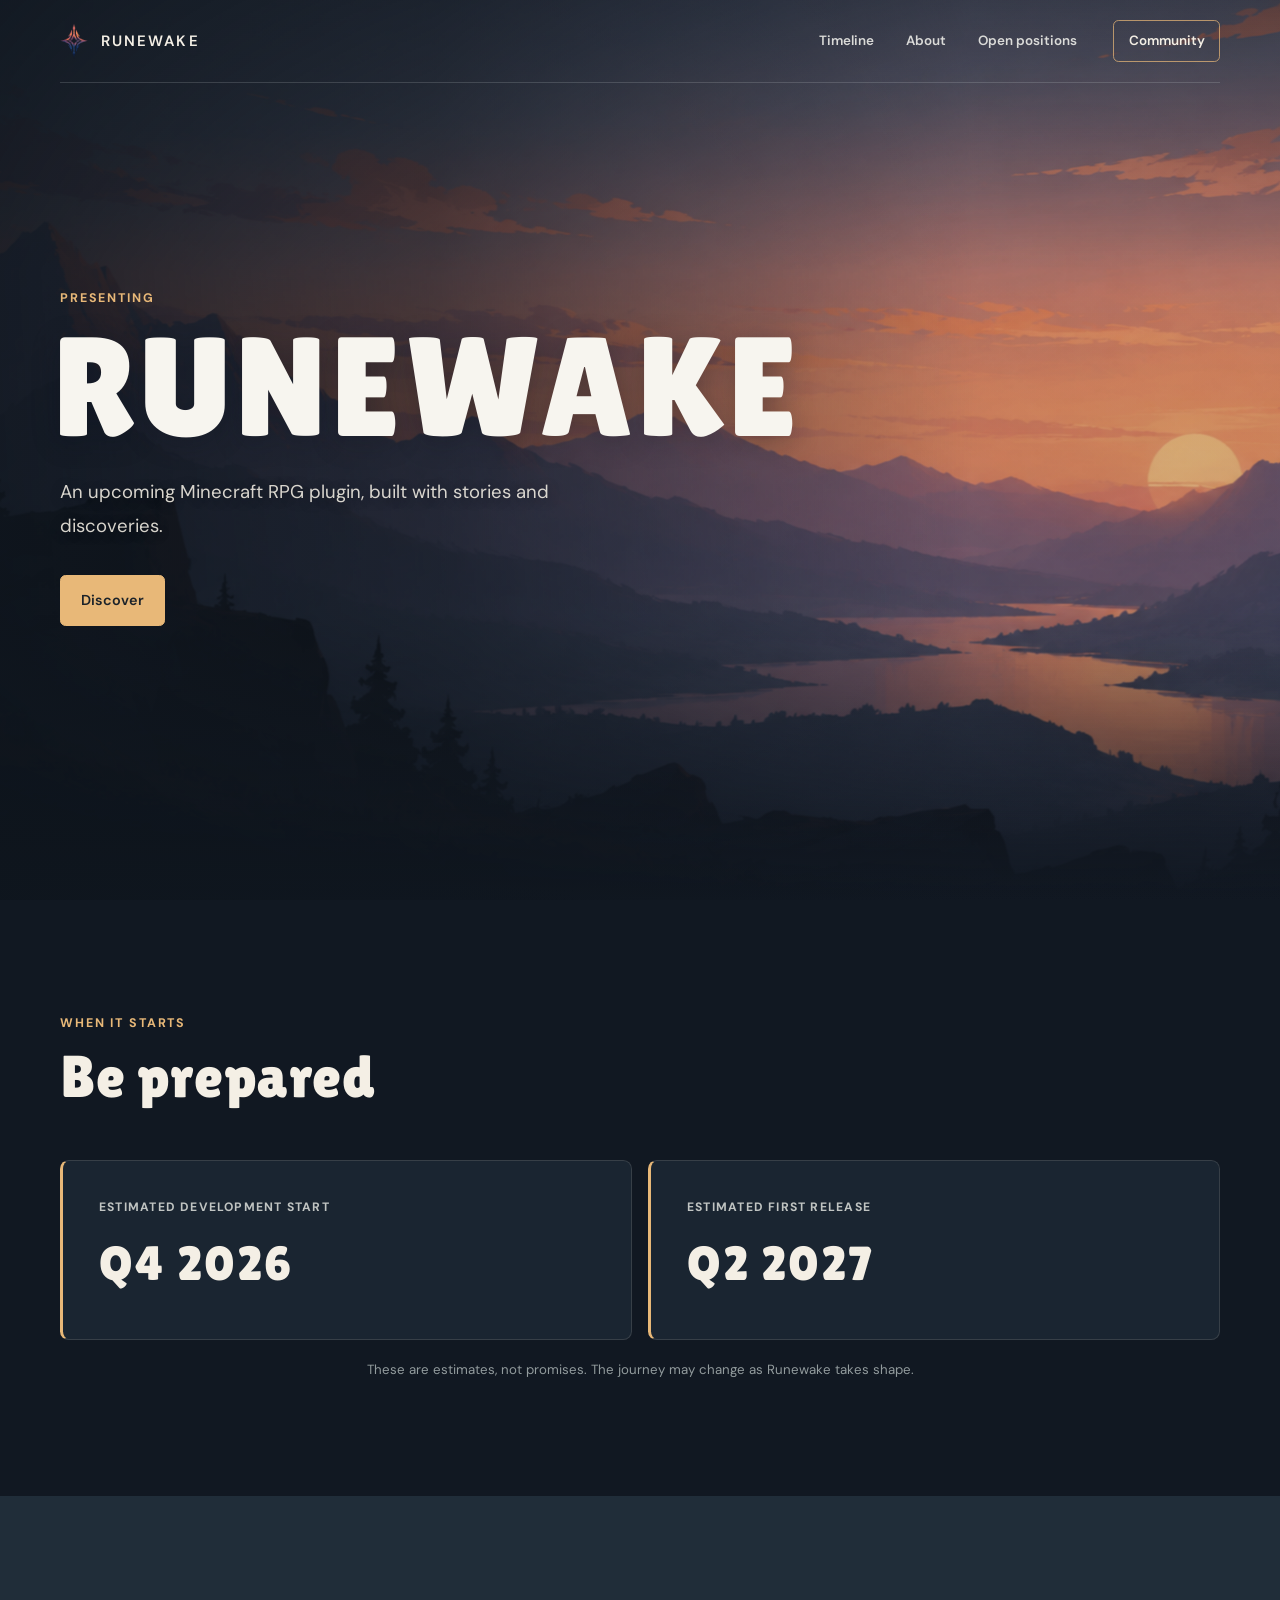
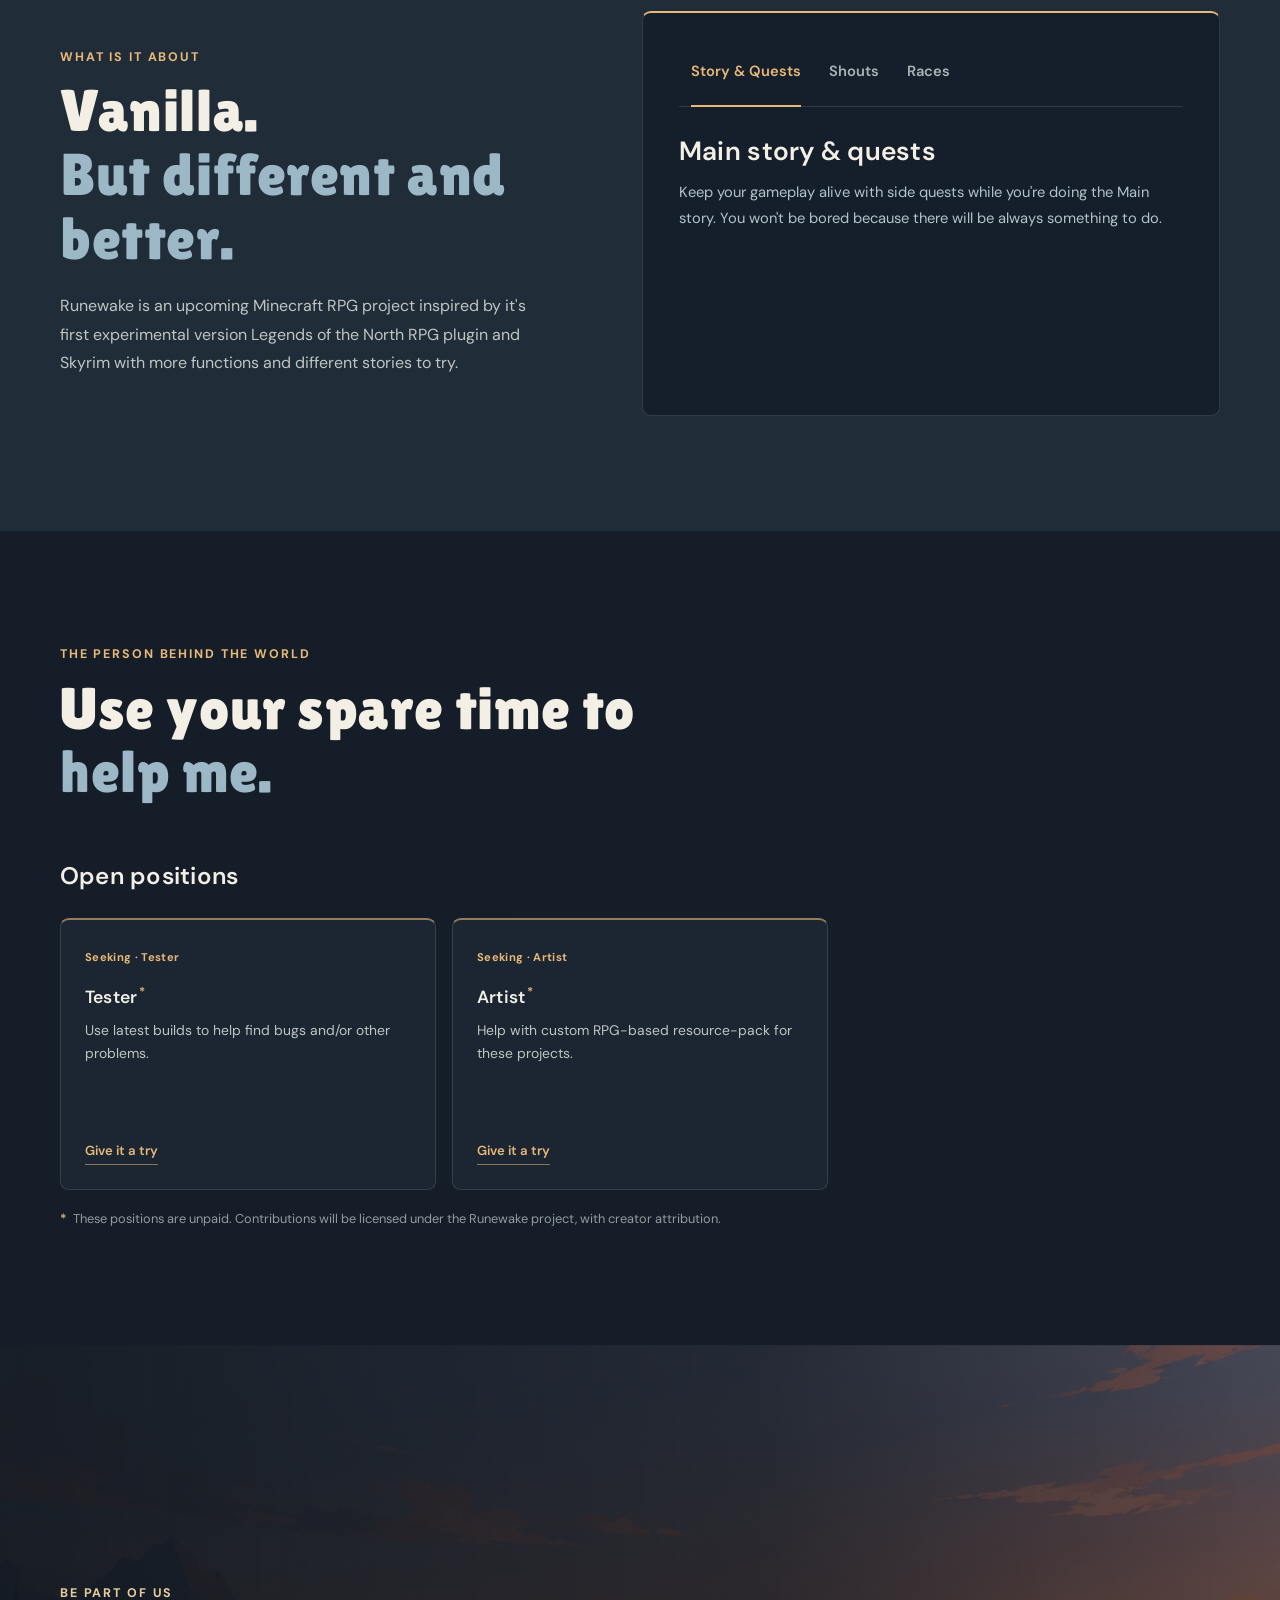
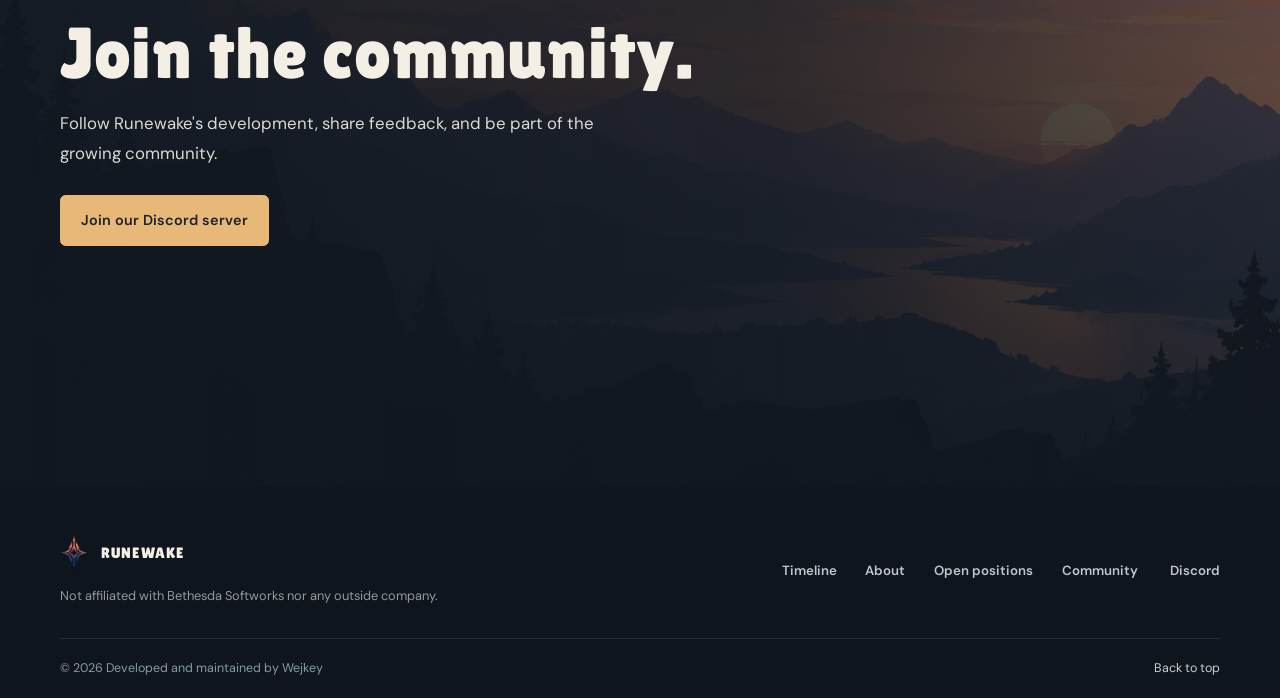
<file: index.html>
<!doctype html>
<html lang="en">
  <head>
    <meta charset="UTF-8">
    <meta name="viewport" content="width=device-width, initial-scale=1.0">
    <title>Runewake RPG</title>
    <link rel="icon" type="image/png" href="assets/original.png">
    <link rel="preconnect" href="https://fonts.googleapis.com">
    <link rel="preconnect" href="https://fonts.gstatic.com" crossorigin>
    <link href="https://fonts.googleapis.com/css2?family=DM+Sans:wght@400;600&family=Lilita+One&display=swap" rel="stylesheet">
    <link rel="stylesheet" href="style/style.css">
    <script src="script/script.js" defer></script>

    <meta name="description" content="Planned large Minecraft RPG/MMORPG plugin and server.">
    <meta name="author" content="Lokahst">
    <meta name="robots" content="index, follow, max-image-preview:large">
    <meta name="googlebot" content="index, follow">
    <meta name="theme-color" content="#3c3b48">
    <meta name="application-name" content="Runewake by Lokahst">
    <meta name="generator" content="Runewake by Lokahst">
    <meta name="referrer" content="strict-origin-when-cross-origin">
    <link rel="canonical" href="https://runewake.lokahst.dev/">

    <meta property="og:type" content="website">
    <meta property="og:site_name" content="Runewake by Lokahst">
    <meta property="og:title" content="Runewake by Lokahst">
    <meta property="og:description" content="Planned large Minecraft RPG/MMORPG plugin and server.">
    <meta property="og:url" content="https://runewake.lokahst.dev">
    <meta property="og:image" content="https://runewake.lokahst.dev/assets/background.png">

    <meta property="og:image:width" content="1200">

    <meta property="og:image:height" content="630">

    <meta property="og:image:alt" content="Planned large Minecraft RPG/MMORPG plugin and server.">
    <meta name="twitter:card" content="summary_large_image">
    <meta name="twitter:title" content="Runewake by Lokahst">
    <meta name="twitter:description" content="Planned large Minecraft RPG/MMORPG plugin and server.">
    <meta name="twitter:image" content="https://runewake.lokahst.dev/assets/background.png">

    <meta name="keywords" content="Lokahst, lokahst, lkhst, Minecraft, Java, Bedrock, Minecraft plugin developer, Minecraft plugins, PaperMC, mc, RPG, Minecraft RPG plugins, Modrinth, spigot, bukkit, purpur, Minecraft survival, Minecraft adventure, Minecraft skyrim-focused plugin, LOTN, Legends of the North, Valentines plugin, Minecraft Valentines, Minecraft skyrim-like plugin, Skyrim, The Elder Scrolls V, Runewake, Runewake plugin, Wiki, Documentation, Lokahst docs, Lokahst wiki,">
    <script type="application/ld+json">
      {
        "@context": "https://schema.org",
        "@type": "Organization",
        "name": "Lokahst",
        "url": "https://runewake.lokahst.dev",
        "logo": "https://runewake.lokahst.dev/assets/original.png",
        "description": "Planned large Minecraft RPG/MMORPG plugin and server.",
        "sameAs": ["https://github.com/wejkey", "https://modrinth.com/organization/lokahst", "https://lokahst.dev/discord"]
      }
    </script>
  </head>
  <body id="top">
    <header class="site-header">
      <div class="nav-wrap">
        <a class="brand" href="index.html#top" aria-label="Runewake home"><img class="brand-mark" src="assets/original.png" alt=""><span>Runewake</span></a>
        <button class="menu-toggle" type="button" aria-expanded="false" aria-controls="primary-navigation" aria-label="Open navigation menu">Menu</button>
        <nav class="site-nav" id="primary-navigation" aria-label="Primary navigation">
          <a href="timeline.html">Timeline</a>
          <a href="#about">About</a>
          <a href="#positions">Open positions</a>
          <a class="nav-community" href="#community">Community</a>
        </nav>
      </div>
    </header>

    <main>
      <section class="hero" aria-labelledby="hero-title">
        <div class="hero-image" aria-hidden="true"></div>
        <div class="hero-shade" aria-hidden="true"></div>
        <div class="hero-content">
          <p class="hero-overline"> Presenting</p>
          <h1 id="hero-title">Runewake</h1>
          <p class="hero-copy">An upcoming Minecraft RPG plugin, built with stories and discoveries.</p>
          <a class="button button-light" href="#about">Discover</a>
        </div>
      </section>

      <section class="timeline section reveal" id="timeline" aria-labelledby="timeline-title">
        <div class="container">
          <div class="section-heading centered">
            <p class="eyebrow">When it starts</p>
            <h2 id="timeline-title">Be prepared</h2>
          </div>
          <div class="timeline-grid">
            <article class="timeline-card reveal">
              <p class="card-label">Estimated development start</p>
              <p class="date-value">Q4 2026</p>
            </article>
            <article class="timeline-card reveal">
              <p class="card-label">Estimated first release</p>
              <p class="date-value">Q2 2027</p>
            </article>
          </div>
          <p class="estimate-note">These are estimates, not promises. The journey may change as Runewake takes shape.</p>
        </div>
      </section>

      <section class="about section reveal" id="about" aria-labelledby="about-title">
        <div class="container about-layout">
          <div class="about-intro">
            <p class="eyebrow">What is it about</p>
            <h2 id="about-title">Vanilla.<br><span>But different and better.</span></h2>
            <p>Runewake is an upcoming Minecraft RPG project inspired by it's first experimental version Legends of the North RPG plugin and Skyrim with more functions and different stories to try.</p>
          </div>

          <div class="lore-card reveal">
            <div class="tab-list" role="tablist" aria-label="Explore Runewake">
              <button id="tab-saq" class="tab-button" type="button" role="tab" aria-selected="true" aria-controls="panel-saq" tabindex="0">
                Story & Quests
              </button>
              <button id="tab-powers" class="tab-button" type="button" role="tab" aria-selected="false" aria-controls="panel-powers" tabindex="-1">
                Shouts
              </button>
              <button id="tab-races" class="tab-button" type="button" role="tab" aria-selected="false" aria-controls="panel-races" tabindex="-1">
                Races
              </button>
            </div>
            <div class="tab-panels">
              <article id="panel-saq" class="tab-panel" role="tabpanel" tabindex="0" aria-labelledby="tab-saq">
                <h3>Main story & quests</h3>
                <p>Keep your gameplay alive with side quests while you're doing the Main story. You won't be bored because there will be always something to do.</p>
              </article>
              <article id="panel-powers" class="tab-panel" role="tabpanel" tabindex="0" aria-labelledby="tab-powers" hidden>
                <h3>Shouts and powers</h3>
                <p>Powerful shouts and power which you can use to defeat bosses or even players. Destroy, heal, or make animals fight along with you.</p>
              </article>
              <article id="panel-races" class="tab-panel" role="tabpanel" tabindex="0" aria-labelledby="tab-races" hidden>
                <h3>Be different</h3>
                <p>Learn different shouts, do different quests or chose different way to play.</p>
              </article>
            </div>
          </div>
        </div>
      </section>

      <section class="team section reveal" id="team" aria-labelledby="team-title">
        <div class="container">
          <div class="section-heading">
            <p class="eyebrow">The person behind the world</p>
            <h2 id="team-title">Use your spare time to<br><span>help me.</span></h2>
          </div>

          <div class="subsection-heading positions-heading" id="positions">
            <div>
              <h3>Open positions</h3>
            </div>
          </div>
          <div class="positions-grid">
            <article class="position-card reveal" aria-describedby="positions-note">
              <span class="position-status">Seeking · Tester</span>
              <h4>Tester<sup aria-hidden="true">*</sup></h4>
              <p>Use latest builds to help find bugs and/or other problems.</p>
              <a href="#community" class="position-link">Give it a try</a>
            </article>
            <article class="position-card reveal" aria-describedby="positions-note">
              <span class="position-status">Seeking · Artist</span>
              <h4>Artist<sup aria-hidden="true">*</sup></h4>
              <p>Help with custom RPG-based resource-pack for these projects.</p>
              <a href="#community" class="position-link">Give it a try</a>
            </article>
          </div>
          <p class="position-footnote" id="positions-note"><span aria-hidden="true">*</span> These positions are unpaid. Contributions will be licensed under the Runewake project, with creator attribution.</p>
        </div>
      </section>

      <section class="community section reveal" id="community" aria-labelledby="community-title">
        <div class="community-image" aria-hidden="true"></div>
        <div class="community-shade" aria-hidden="true"></div>
        <div class="container community-content">
          <p class="eyebrow">Be part of us</p>
          <h2 id="community-title">Join the community.</h2>
          <p>Follow Runewake's development, share feedback, and be part of the growing community.</p>
          <a class="button button-discord" href="https://lokahst.dev/discord" target="_blank" rel="noopener noreferrer">Join our Discord server</a>
        </div>
      </section>
    </main>

    <footer class="site-footer">
      <div class="container footer-main">
        <div class="footer-brand">
          <a class="brand" href="index.html#top" aria-label="Runewake home">
            <img class="brand-mark" src="assets/original.png" alt=""><span>Runewake</span></a>
          <p>Not affiliated with Bethesda Softworks nor any outside company.</p>
        </div>
        <nav class="footer-nav" aria-label="Footer navigation">
          <a href="timeline.html">Timeline</a>
          <a href="#about">About</a>
          <a href="#positions">Open positions</a>
          <a href="#community">Community</a>
        </nav>
        <div class="footer-social">
          <a href="https://lokahst.dev/discord" target="_blank" rel="noopener noreferrer">Discord</a>
        </div>
        <div class="footer-bottom">
          <p>© <span id="copyright-year"></span> Developed and maintained by Wejkey</p>
          <a href="#top" class="back-top">Back to top</a>
          </div>
      </div>
    </footer>
  </body>
</html>
</file>
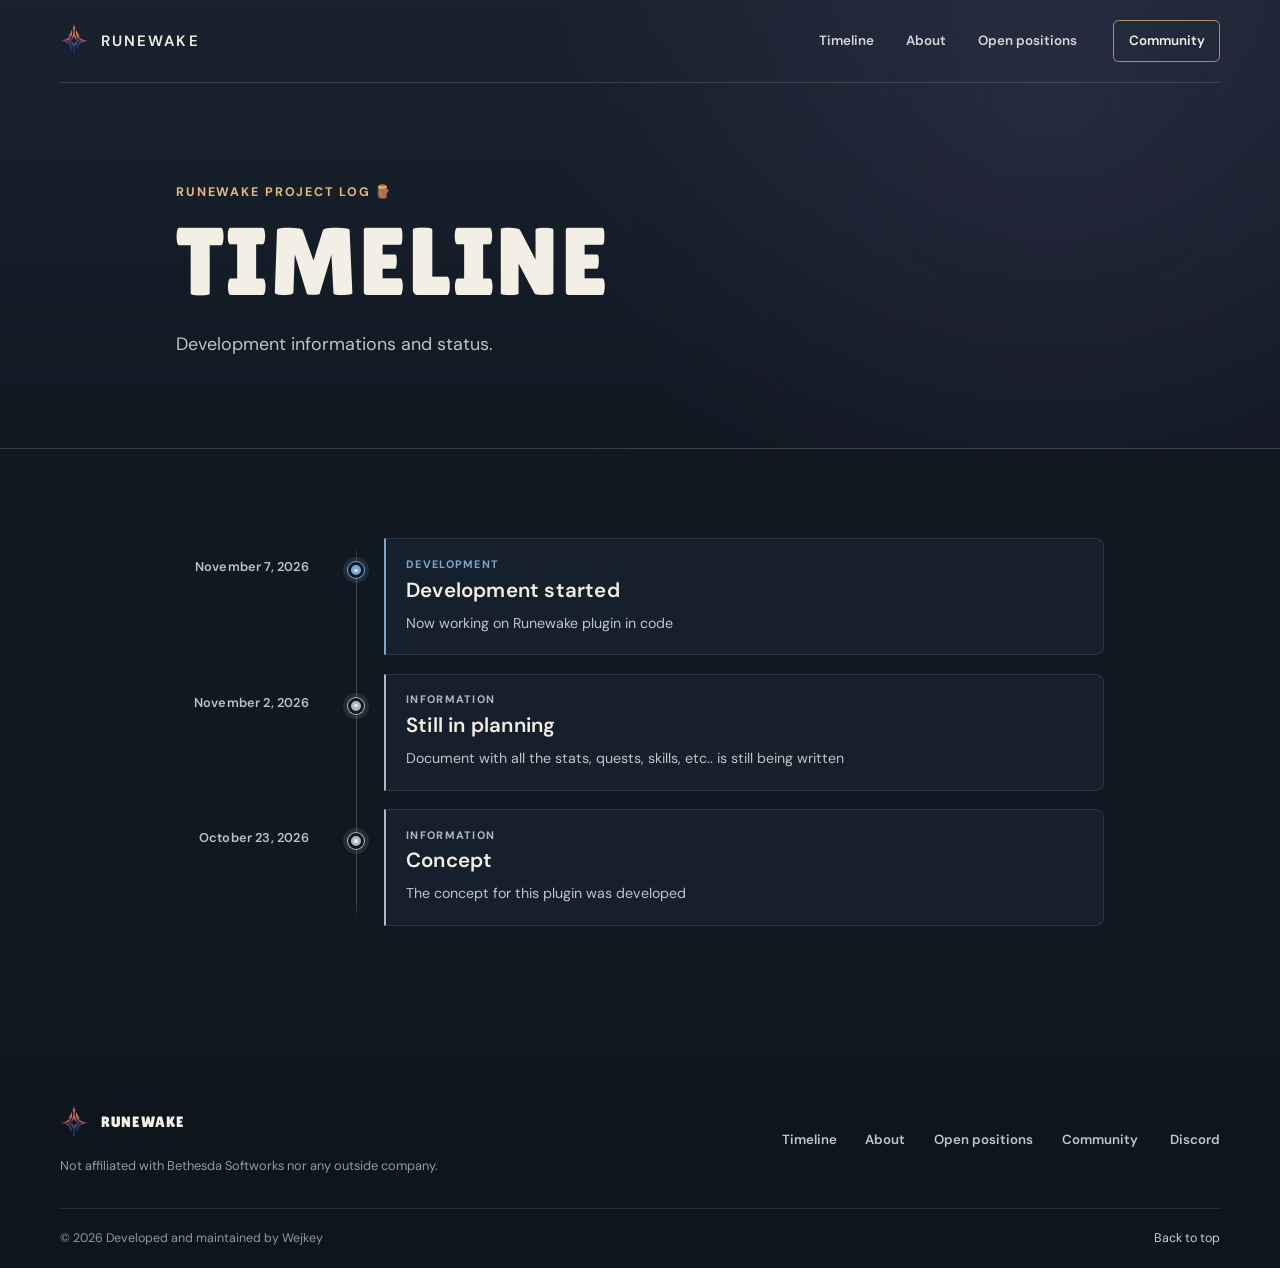
<file: timeline.html>
<!doctype html>
<html lang="en">
  <head>
    <meta charset="UTF-8">
    <meta name="viewport" content="width=device-width, initial-scale=1.0">
    <title>Runewake RPG - project 🪵</title>
    <link rel="icon" type="image/png" href="assets/original.png">
    <link rel="preconnect" href="https://fonts.googleapis.com">
    <link rel="preconnect" href="https://fonts.gstatic.com" crossorigin>
    <link href="https://fonts.googleapis.com/css2?family=DM+Sans:wght@400;600&family=Lilita+One&display=swap" rel="stylesheet">
    <link rel="stylesheet" href="style/style.css">
    <script src="script/script.js" defer></script>
    <script src="script/timeline.js" defer></script>

    <meta name="description" content="Planned large Minecraft RPG/MMORPG plugin and server.">
    <meta name="author" content="Lokahst">
    <meta name="robots" content="index, follow, max-image-preview:large">
    <meta name="googlebot" content="index, follow">
    <meta name="theme-color" content="#3c3b48">
    <meta name="application-name" content="Runewake by Lokahst">
    <meta name="generator" content="Runewake by Lokahst">
    <meta name="referrer" content="strict-origin-when-cross-origin">
    <link rel="canonical" href="https://runewake.lokahst.dev/">

    <meta property="og:type" content="website">
    <meta property="og:site_name" content="Runewake by Lokahst">
    <meta property="og:title" content="Runewake by Lokahst">
    <meta property="og:description" content="Planned large Minecraft RPG/MMORPG plugin and server.">
    <meta property="og:url" content="https://runewake.lokahst.dev">
    <meta property="og:image" content="https://runewake.lokahst.dev/assets/background.png">

    <meta property="og:image:width" content="1200">

    <meta property="og:image:height" content="630">

    <meta property="og:image:alt" content="Planned large Minecraft RPG/MMORPG plugin and server.">
    <meta name="twitter:card" content="summary_large_image">
    <meta name="twitter:title" content="Runewake by Lokahst">
    <meta name="twitter:description" content="Planned large Minecraft RPG/MMORPG plugin and server.">
    <meta name="twitter:image" content="https://runewake.lokahst.dev/assets/background.png">

    <meta name="keywords" content="Lokahst, lokahst, lkhst, Minecraft, Java, Bedrock, Minecraft plugin developer, Minecraft plugins, PaperMC, mc, RPG, Minecraft RPG plugins, Modrinth, spigot, bukkit, purpur, Minecraft survival, Minecraft adventure, Minecraft skyrim-focused plugin, LOTN, Legends of the North, Valentines plugin, Minecraft Valentines, Minecraft skyrim-like plugin, Skyrim, The Elder Scrolls V, Runewake, Runewake plugin, Wiki, Documentation, Lokahst docs, Lokahst wiki,">
    <script type="application/ld+json">
      {
        "@context": "https://schema.org",
        "@type": "Organization",
        "name": "Lokahst",
        "url": "https://runewake.lokahst.dev",
        "logo": "https://runewake.lokahst.dev/assets/original.png",
        "description": "Planned large Minecraft RPG/MMORPG plugin and server.",
        "sameAs": ["https://github.com/wejkey", "https://modrinth.com/organization/lokahst", "https://lokahst.dev/discord"]
      }
    </script>
  </head>
  <body id="top">
    <header class="site-header">
      <div class="nav-wrap">
        <a class="brand" href="index.html#top" aria-label="Runewake home"><img class="brand-mark" src="assets/original.png" alt=""><span>Runewake</span></a>
        <button class="menu-toggle" type="button" aria-expanded="false" aria-controls="primary-navigation" aria-label="Open navigation menu">Menu</button>
        <nav class="site-nav" id="primary-navigation" aria-label="Primary navigation">
          <a href="timeline.html" aria-current="page">Timeline</a>
          <a href="index.html#about">About</a>
          <a href="index.html#positions">Open positions</a>
          <a class="nav-community" href="index.html#community">Community</a>
        </nav>
      </div>
    </header>

    <main>
      <section class="timeline-page" aria-labelledby="timeline-page-title">
        <div class="container timeline-page-intro">
          <p class="eyebrow">Runewake project log 🪵</p>
          <h1 id="timeline-page-title">Timeline</h1>
          <p>Development informations and status.</p>
        </div>
      </section>

      <section class="timeline-history" aria-label="Runewake development history">
        <div class="container">
          <div class="timeline-feed" id="timeline-entries" aria-live="polite"></div>
        </div>
      </section>
    </main>

    <footer class="site-footer">
      <div class="container footer-main">
        <div class="footer-brand">
          <a class="brand" href="index.html#top" aria-label="Runewake home">
            <img class="brand-mark" src="assets/original.png" alt=""><span>Runewake</span></a>
          <p>Not affiliated with Bethesda Softworks nor any outside company.</p>
        </div>
        <nav class="footer-nav" aria-label="Footer navigation">
          <a href="timeline.html">Timeline</a>
          <a href="index.html#about">About</a>
          <a href="index.html#positions">Open positions</a>
          <a href="index.html#community">Community</a>
        </nav>
        <div class="footer-social">
          <a href="https://lokahst.dev/discord" target="_blank" rel="noopener noreferrer">Discord</a>
        </div>
        <div class="footer-bottom">
          <p>© <span id="copyright-year"></span> Developed and maintained by Wejkey</p>
          <a href="#top" class="back-top">Back to top</a>
          </div>
      </div>
    </footer>
  </body>
</html>
</file>
<file: style/style.css>
:root {
  color-scheme: dark;
  --navy-950: #111822;
  --navy-900: #18222e;
  --navy-800: #222f3d;
  --navy-700: #304353;
  --purple: #7763a6;
  --teal: #83b5ae;
  --cyan: #c2dbd2;
  --gold: #e8b878;
  --cream: #f4efe5;
  --muted: #c0c4c2;
  --dim: #929b9d;
  --line: rgba(218, 213, 199, 0.15);
  --surface: #1a2531;
  --surface-soft: #222f3b;
  --font-body: "DM Sans", "Segoe UI", sans-serif;
  --font-display: "Lilita One", "Segoe UI", sans-serif;
  --content-width: 1160px;
  --gutter: clamp(1.25rem, 5vw, 3.5rem);
  --section-space: clamp(5.25rem, 9vw, 8rem);
  --radius: 0.55rem;
}

* {
  box-sizing: border-box;
}

html {
  scroll-behavior: smooth;
  scroll-padding-top: 5rem;
  scrollbar-color: #58a7ae #18283a;
  scrollbar-width: thin;
}

body {
  min-width: 320px;
  margin: 0;
  color: var(--cream);
  background: var(--navy-950);
  font-family: var(--font-body);
  font-size: 1rem;
  line-height: 1.65;
  -webkit-font-smoothing: antialiased;
  text-rendering: optimizeLegibility;
}

body,
button,
a {
  -webkit-tap-highlight-color: transparent;
}

body::-webkit-scrollbar {
  width: 12px;
}

body::-webkit-scrollbar-track {
  background: #18283a;
}

body::-webkit-scrollbar-thumb {
  border: 3px solid #18283a;
  border-radius: 999px;
  background: #58a7ae;
}

body::-webkit-scrollbar-thumb:hover {
  background: #8bd6d0;
}

a {
  color: inherit;
  text-decoration: none;
}

button {
  color: inherit;
  font: inherit;
}

button:focus-visible,
a:focus-visible {
  outline: 2px solid var(--gold);
  outline-offset: 4px;
}

.container,
.nav-wrap {
  width: min(var(--content-width), calc(100% - var(--gutter) * 2));
  margin-inline: auto;
}

.site-header {
  position: absolute;
  z-index: 10;
  top: 0;
  right: 0;
  left: 0;
  color: var(--cream);
}

.nav-wrap {
  display: flex;
  min-height: 5.2rem;
  align-items: center;
  justify-content: space-between;
  border-bottom: 1px solid rgba(230, 237, 235, 0.16);
}

.brand {
  display: inline-flex;
  align-items: center;
  gap: 0.8rem;
  font-family: var(--font-body);
  font-size: 0.94rem;
  font-weight: 600;
  letter-spacing: 0.14em;
  text-transform: uppercase;
}

.brand-mark {
  display: grid;
  width: 1.75rem;
  height: 2.25rem;
  place-items: center;
  color: var(--gold);
}

.brand-mark svg {
  width: 100%;
  fill: none;
  stroke: currentColor;
  stroke-linecap: round;
  stroke-linejoin: round;
  stroke-width: 1.8;
}

.site-nav {
  display: flex;
  align-items: center;
  gap: clamp(1rem, 2.5vw, 2rem);
  color: rgba(245, 244, 239, 0.86);
  font-size: 0.84rem;
  font-weight: 600;
}

.site-nav a,
.footer-nav a,
.footer-social a {
  transition: color 180ms ease;
}

.site-nav a:hover,
.footer-nav a:hover,
.footer-social a:hover {
  color: var(--cyan);
}

.site-nav .nav-community {
  display: inline-flex;
  align-items: center;
  gap: 0.45rem;
  margin-left: 0.25rem;
  padding: 0.58rem 0.9rem;
  border: 1px solid rgba(232, 184, 120, 0.72);
  border-radius: 0.35rem;
  color: var(--cream);
}

.site-nav .nav-community:hover {
  border-color: var(--gold);
  background: var(--gold);
  color: var(--navy-950);
}

.menu-toggle {
  display: none;
}

.hero {
  position: relative;
  display: grid;
  min-height: min(900px, 100svh);
  min-height: max(700px, min(900px, 100svh));
  overflow: hidden;
  place-items: center;
  isolation: isolate;
  background: #18222e;
}

.hero-image,
.hero-shade,
.community-image,
.community-shade {
  position: absolute;
  z-index: 0;
  inset: 0;
}

.hero-image {
  background-image: url("../assets/background.png");
  background-position: center 52%;
  background-size: cover;
  filter: saturate(0.82);
  transform: scale(1.02);
}

.hero-shade {
  z-index: 1;
  background:
    linear-gradient(90deg, rgba(14, 21, 29, 0.88) 0%, rgba(14, 21, 29, 0.65) 34%, rgba(14, 21, 29, 0.08) 76%),
    linear-gradient(180deg, rgba(14, 21, 29, 0.52) 0%, transparent 30%, rgba(14, 21, 29, 0.08) 68%, #111822 100%);
}

.hero-content {
  position: relative;
  z-index: 2;
  width: min(1160px, calc(100% - var(--gutter) * 2));
  padding: 9rem 0 8rem;
  text-align: left;
}

.hero-overline,
.eyebrow {
  margin: 0 0 0.8rem;
  color: var(--gold);
  font-size: 0.78rem;
  font-weight: 700;
  letter-spacing: 0.15em;
  line-height: 1.4;
  text-transform: uppercase;
}

.hero h1 {
  margin: 0 0 0 -0.05em;
  color: #f7f5ef;
  font-family: var(--font-display);
  font-size: clamp(5rem, 11vw, 9rem);
  font-weight: 400;
  letter-spacing: 0.035em;
  line-height: 0.95;
  text-shadow: 0 5px 28px rgba(9, 17, 30, 0.3);
  text-transform: uppercase;
}

.hero-copy {
  max-width: 31rem;
  margin: 1.4rem 0 2rem;
  color: rgba(244, 239, 229, 0.88);
  font-size: clamp(1rem, 1.5vw, 1.16rem);
  line-height: 1.8;
  text-shadow: 0 2px 12px rgba(10, 16, 25, 0.35);
}

.button {
  display: inline-flex;
  min-height: 3.1rem;
  align-items: center;
  justify-content: center;
  gap: 0.8rem;
  padding: 0.8rem 1.25rem;
  border: 1px solid transparent;
  border-radius: 0.35rem;
  font-size: 0.9rem;
  font-weight: 600;
  transition: background-color 180ms ease, border-color 180ms ease, color 180ms ease, transform 180ms ease;
}

.button:hover {
  transform: translateY(-2px);
}

.button-light {
  border-color: var(--gold);
  background: var(--gold);
  color: #1b2229;
}

.button-light:hover {
  border-color: #f3c990;
  background: #f3c990;
}

.section {
  padding-block: var(--section-space);
}

.timeline {
  background: #111822;
}

.section-heading h2,
.about-intro h2,
.community h2 {
  margin: 0;
  font-family: var(--font-display);
  font-size: clamp(2.35rem, 4.6vw, 3.7rem);
  font-weight: 400;
  letter-spacing: 0.01em;
  line-height: 1.08;
}

.section-heading h2 span,
.about-intro h2 span {
  color: #9cb8c6;
}

.centered {
  margin: 0 auto 3.2rem;
  text-align: center;
}

.timeline .section-heading.centered {
  max-width: 1160px;
  margin-inline: auto;
  text-align: left;
}

.timeline-grid {
  display: grid;
  max-width: 100%;
  grid-template-columns: repeat(2, minmax(0, 1fr));
  gap: 1rem;
  margin: 0 auto;
}

.timeline-card {
  position: relative;
  display: flex;
  min-height: 9rem;
  flex-direction: column;
  align-items: flex-start;
  justify-content: center;
  gap: 0.4rem;
  overflow: hidden;
  padding: clamp(1.5rem, 3vw, 2.25rem);
  border: 1px solid var(--line);
  border-left: 3px solid var(--gold);
  border-radius: var(--radius);
  background: #1a2531;
  transition: border-color 200ms ease, transform 200ms ease, background-color 200ms ease;
}

.timeline-card:hover {
  transform: translateY(-3px);
  border-color: rgba(232, 184, 120, 0.48);
  border-left-color: var(--gold);
  background: #202d39;
}

.card-label {
  margin: 0;
  color: var(--muted);
  font-size: 0.76rem;
  font-weight: 700;
  letter-spacing: 0.1em;
  text-transform: uppercase;
}

.date-value {
  margin: 0;
  color: var(--cream);
  font-family: var(--font-display);
  font-size: clamp(2.25rem, 4vw, 3rem);
  font-weight: 400;
  letter-spacing: 0.04em;
}

.estimate-note {
  margin: 1.2rem auto 0;
  color: var(--dim);
  font-size: 0.83rem;
  text-align: center;
}

.timeline-page {
  padding: clamp(8.5rem, 15vw, 11.5rem) 0 clamp(3.5rem, 7vw, 5.5rem);
  border-bottom: 1px solid var(--line);
  background:
    radial-gradient(circle at 82% 18%, rgba(119, 99, 166, 0.16), transparent 31rem),
    linear-gradient(180deg, #18222e 0%, #111822 100%);
}

.timeline-page-intro {
  max-width: 58rem;
}

.timeline-page h1 {
  margin: 0;
  color: var(--cream);
  font-family: var(--font-display);
  font-size: clamp(3.6rem, 8vw, 6rem);
  font-weight: 400;
  letter-spacing: 0.025em;
  line-height: 0.98;
  text-transform: uppercase;
}

.timeline-page-intro > p:not(.eyebrow) {
  max-width: 38rem;
  margin: 1.2rem 0 0;
  color: var(--muted);
  font-size: clamp(1rem, 1.5vw, 1.12rem);
  line-height: 1.8;
}

.timeline-history {
  min-height: 38rem;
  padding-block: clamp(3.5rem, 7vw, 6rem) var(--section-space);
  background: #111822;
}

.timeline-feed {
  --timeline-date-width: 9.5rem;
  --timeline-marker-width: 3.5rem;
  position: relative;
  max-width: 58rem;
  margin: 0 auto;
}

.timeline-feed::before {
  position: absolute;
  top: 0.4rem;
  bottom: 0.4rem;
  left: calc(var(--timeline-date-width) + (var(--timeline-marker-width) / 2));
  width: 1px;
  background: linear-gradient(180deg, transparent 0%, rgba(207, 222, 218, 0.24) 4%, rgba(207, 222, 218, 0.24) 96%, transparent 100%);
  content: "";
}

.timeline-entry {
  --timeline-accent: #afb8bd;
  --timeline-accent-soft: rgba(175, 184, 189, 0.12);
  position: relative;
  display: grid;
  grid-template-columns: var(--timeline-date-width) var(--timeline-marker-width) minmax(0, 1fr);
  align-items: start;
  margin: 0;
}

.timeline-entry + .timeline-entry {
  margin-top: 1.15rem;
}

.timeline-entry-date {
  grid-column: 1;
  margin: 0;
  padding: 1.25rem 1.2rem 0 0;
  color: #b9c5c6;
  font-size: 0.8rem;
  font-weight: 600;
  letter-spacing: 0.015em;
  line-height: 1.45;
  text-align: right;
}

.timeline-entry-marker {
  position: relative;
  z-index: 1;
  display: grid;
  grid-column: 2;
  width: 1rem;
  height: 1rem;
  place-items: center;
  margin: 1.5rem auto 0;
  border: 3px solid #111822;
  border-radius: 50%;
  background: var(--timeline-accent);
  box-shadow: 0 0 0 1px var(--timeline-accent), 0 0 0 5px var(--timeline-accent-soft);
}

.timeline-entry-marker-core {
  display: block;
  width: 0.2rem;
  height: 0.2rem;
  border-radius: inherit;
  background: rgba(255, 255, 255, 0.72);
}

.timeline-entry-panel {
  grid-column: 3;
  min-width: 0;
  padding: 1.1rem 1.25rem 1.2rem;
  border: 1px solid rgba(218, 213, 199, 0.12);
  border-left: 2px solid var(--timeline-accent);
  border-radius: 0 var(--radius) var(--radius) 0;
  background: rgba(26, 37, 49, 0.72);
  box-shadow: 0 0 0 rgba(0, 0, 0, 0);
  transition: background-color 180ms ease, border-color 180ms ease, box-shadow 180ms ease, transform 180ms ease;
}

.timeline-entry:hover .timeline-entry-panel {
  border-color: rgba(218, 213, 199, 0.22);
  border-left-color: var(--timeline-accent);
  background: #1b2835;
  box-shadow: 0 0.7rem 1.5rem rgba(5, 11, 18, 0.14);
  transform: translateX(3px);
}

.timeline-entry-category {
  display: block;
  margin-bottom: 0.32rem;
  color: var(--timeline-accent);
  font-size: 0.68rem;
  font-weight: 700;
  letter-spacing: 0.12em;
  line-height: 1.35;
  text-transform: uppercase;
}

.timeline-entry-title {
  margin: 0;
  color: var(--cream);
  font-family: var(--font-body);
  font-size: clamp(1.1rem, 2.2vw, 1.28rem);
  font-weight: 600;
  letter-spacing: 0.01em;
  line-height: 1.35;
}

.timeline-entry-description {
  margin: 0.45rem 0 0;
  color: var(--muted);
  font-size: 0.89rem;
  line-height: 1.65;
}

.timeline-entry--development {
  --timeline-accent: #79a7d2;
  --timeline-accent-soft: rgba(121, 167, 210, 0.14);
}

.timeline-entry--information {
  --timeline-accent: #afb8bd;
  --timeline-accent-soft: rgba(175, 184, 189, 0.12);
}

.timeline-entry--issue {
  --timeline-accent: #c97d7d;
  --timeline-accent-soft: rgba(201, 125, 125, 0.13);
}

.timeline-entry--achievement {
  --timeline-accent: #7ab28d;
  --timeline-accent-soft: rgba(122, 178, 141, 0.13);
}

.timeline-entry--update {
  --timeline-accent: #a28acb;
  --timeline-accent-soft: rgba(162, 138, 203, 0.14);
}

.timeline-empty {
  margin: 0;
  padding: 1.2rem 1.25rem;
  border-left: 2px solid var(--dim);
  color: var(--muted);
  font-size: 0.95rem;
}

.about {
  position: relative;
  overflow: hidden;
  background: #202d39;
}

.about-layout {
  position: relative;
  display: grid;
  grid-template-columns: minmax(0, 0.92fr) minmax(0, 1.08fr);
  align-items: center;
  gap: clamp(3rem, 7vw, 6rem);
}

.about-intro {
  max-width: 34rem;
}

.about-intro h2 {
  margin-bottom: 1.35rem;
}

.about-intro > p:not(.eyebrow) {
  max-width: 32rem;
  margin: 0;
  color: var(--muted);
  font-size: 1rem;
  line-height: 1.8;
}

.text-link {
  display: inline-flex;
  align-items: center;
  margin-top: 1.45rem;
  color: var(--gold);
  font-size: 0.91rem;
  font-weight: 700;
}

.lore-card {
  overflow: hidden;
  padding: clamp(1.5rem, 3.5vw, 2.25rem);
  border: 1px solid var(--line);
  border-top: 2px solid var(--gold);
  border-radius: var(--radius);
  background: #151f2b;
}

.tab-list {
  display: flex;
  gap: 0.25rem;
  padding-bottom: 0.8rem;
  border-bottom: 1px solid var(--line);
}

.tab-button {
  position: relative;
  display: inline-flex;
  min-height: 2.75rem;
  align-items: center;
  padding: 0.4rem 0.75rem;
  border: 0;
  border-radius: 0.25rem;
  background: transparent;
  color: #aab3b6;
  cursor: pointer;
  font-size: 0.92rem;
  font-weight: 600;
  transition: background-color 180ms ease, color 180ms ease;
}

.tab-button:hover {
  color: var(--cream);
}

.tab-button[aria-selected="true"] {
  color: var(--gold);
}

.tab-button[aria-selected="true"]::after {
  position: absolute;
  right: 0.75rem;
  bottom: -0.85rem;
  left: 0.75rem;
  height: 2px;
  background: var(--gold);
  content: "";
}

.tab-panels {
  min-height: 17rem;
}

.tab-panel {
  padding: 1.7rem 0 0.2rem;
  animation: panel-in 230ms ease both;
}

.tab-panel[hidden] {
  display: none;
}

.tab-panel h3 {
  margin: 0 0 0.65rem;
  font-family: var(--font-body);
  font-size: clamp(1.35rem, 2.3vw, 1.65rem);
  font-weight: 600;
  letter-spacing: 0.01em;
  line-height: 1.35;
}

.tab-panel > p:last-child {
  max-width: 32rem;
  margin: 0;
  color: #b5c2c9;
  font-size: 0.92rem;
  line-height: 1.75;
}

.team {
  background: #151e28;
}

.team > .container > .section-heading {
  max-width: 48rem;
  margin-bottom: 3.25rem;
}

.subsection-heading {
  display: flex;
  align-items: end;
  justify-content: space-between;
  gap: 1.5rem;
  margin-bottom: 1.1rem;
}

.subsection-heading h3 {
  margin: 0;
  font-family: var(--font-body);
  font-size: 1.5rem;
  font-weight: 600;
  letter-spacing: 0.01em;
}

.subsection-heading > p,
.subsection-heading div > p:not(.eyebrow) {
  margin: 0;
  color: var(--dim);
  font-size: 0.88rem;
}

.position-card h4 {
  margin: 0;
  font-family: var(--font-body);
  font-size: 1.2rem;
  font-weight: 600;
  letter-spacing: 0.01em;
}

.positions-heading {
  margin-top: 0;
  margin-bottom: 1.4rem;
}

.positions-grid {
  display: grid;
  grid-template-columns: repeat(3, minmax(0, 1fr));
  gap: 1rem;
}

.position-card {
  display: flex;
  min-height: 17rem;
  flex-direction: column;
  align-items: flex-start;
  padding: 1.5rem;
  border: 1px solid var(--line);
  border-top: 2px solid rgba(232, 184, 120, 0.6);
  border-radius: var(--radius);
  background: #1b2632;
  transition: border-color 180ms ease, transform 180ms ease;
}

.position-card:hover {
  transform: translateY(-4px);
  border-color: rgba(232, 184, 120, 0.45);
  border-top-color: var(--gold);
}

.position-status {
  margin-bottom: 0.85rem;
  padding: 0.25rem 0;
  border-radius: 0;
  background: transparent;
  color: var(--gold);
  font-size: 0.7rem;
  font-weight: 700;
  letter-spacing: 0.03em;
}

.position-card h4 {
  font-size: 1.1rem;
  line-height: 1.35;
}

.position-card h4 sup {
  margin-left: 0.12em;
  color: var(--gold);
  font-family: var(--font-body);
  font-size: 0.7em;
  font-weight: 600;
  vertical-align: super;
}

.position-card > p {
  margin: 0.6rem 0 1rem;
  color: var(--muted);
  font-size: 0.87rem;
  line-height: 1.65;
}

.position-footnote {
  max-width: 48rem;
  margin: 1.15rem 0 0;
  color: var(--dim);
  font-size: 0.8rem;
  line-height: 1.65;
}

.position-footnote span {
  margin-right: 0.25rem;
  color: var(--gold);
  font-weight: 600;
}

.position-link {
  display: inline-flex;
  align-items: center;
  gap: 0.5rem;
  margin-top: auto;
  padding-bottom: 0.15rem;
  border-bottom: 1px solid rgba(232, 184, 120, 0.55);
  color: var(--gold);
  font-size: 0.82rem;
  font-weight: 600;
}

.community {
  position: relative;
  overflow: hidden;
  min-height: 32rem;
  background: #1d2a36;
  isolation: isolate;
}

.community-image {
  background-image: url("../assets/background.png");
  background-position: center 57%;
  background-size: cover;
  filter: saturate(0.72);
}

.community-shade {
  z-index: 1;
  background:
    linear-gradient(90deg, rgba(17, 24, 32, 0.9), rgba(17, 24, 32, 0.72) 60%, rgba(17, 24, 32, 0.32)),
    linear-gradient(180deg, rgba(17, 24, 32, 0.18), rgba(17, 24, 32, 0.78));
}

.community-content {
  position: relative;
  z-index: 2;
  display: flex;
  min-height: 32rem;
  align-items: flex-start;
  flex-direction: column;
  justify-content: center;
  padding-block: 5.5rem;
  text-align: left;
}

.community-content > .eyebrow {
  color: #e7cd9e;
}

.community h2 {
  font-size: clamp(2.5rem, 6vw, 4.5rem);
}

.community-content > p:not(.eyebrow) {
  max-width: 34rem;
  margin: 1rem 0 1.7rem;
  color: rgba(248, 246, 239, 0.87);
  font-size: 1.05rem;
  line-height: 1.75;
}

.button-discord {
  border-color: var(--gold);
  background: var(--gold);
  color: #1b2229;
}

.button-discord:hover {
  border-color: #f3c990;
  background: #f3c990;
}

.site-footer {
  padding-block: 3rem 1.2rem;
  background: #0f151d;
}

.footer-main {
  display: grid;
  grid-template-columns: 1fr auto auto;
  align-items: center;
  gap: 2rem;
}

.footer-brand p {
  margin: 0.35rem 0 0;
  color: var(--dim);
  font-size: 0.8rem;
}

.footer-brand .brand {
  font-family: var(--font-display);
  font-weight: 400;
  letter-spacing: 0.08em;
}

.footer-nav,
.footer-social {
  display: flex;
  flex-wrap: wrap;
  gap: clamp(0.9rem, 2.3vw, 1.8rem);
  color: #bdc8cc;
  font-size: 0.83rem;
  font-weight: 600;
}

.footer-social span {
  color: var(--gold);
}

.footer-bottom {
  display: flex;
  grid-column: 1 / -1;
  align-items: center;
  justify-content: space-between;
  padding-top: 1.2rem;
  border-top: 1px solid rgba(198, 220, 221, 0.12);
  color: #899aa5;
  font-size: 0.78rem;
}

.footer-bottom p {
  margin: 0;
}

.back-top {
  color: #c7d0d1;
}

.back-top span {
  padding-left: 0.35rem;
  color: var(--gold);
}

@keyframes panel-in {
  from {
    opacity: 0;
    transform: translateY(7px);
  }
  to {
    opacity: 1;
    transform: translateY(0);
  }
}

@media (max-width: 800px) {
  .site-nav {
    gap: 1rem;
    font-size: 0.82rem;
  }

  .about-layout {
    grid-template-columns: 1fr;
    gap: 2.8rem;
  }

  .about-intro {
    max-width: 43rem;
  }

  .positions-grid {
    grid-template-columns: repeat(2, minmax(0, 1fr));
  }

  .position-card:last-child {
    grid-column: 1 / -1;
    min-height: 13rem;
  }

  .footer-main {
    grid-template-columns: 1fr auto;
  }

  .footer-social {
    grid-column: 2;
    justify-content: flex-end;
  }
}

@media (max-width: 620px) {
  :root {
    --section-space: 5rem;
    --gutter: 1.25rem;
  }

  .nav-wrap {
    min-height: 4.7rem;
  }

  .menu-toggle {
    position: relative;
    z-index: 12;
    display: flex;
    min-height: 2.8rem;
    align-items: center;
    justify-content: center;
    padding: 0.55rem 0.8rem;
    border: 1px solid rgba(229, 235, 232, 0.3);
    border-radius: 0.5rem;
    background: rgba(24, 39, 56, 0.72);
    cursor: pointer;
    font-size: 0.82rem;
    font-weight: 700;
  }

  .site-nav {
    position: absolute;
    top: calc(100% - 0.25rem);
    right: var(--gutter);
    left: var(--gutter);
    display: none;
    align-items: stretch;
    flex-direction: column;
    gap: 0.2rem;
    padding: 0.75rem;
    border: 1px solid rgba(203, 222, 221, 0.16);
    border-radius: 0.65rem;
    background: rgba(23, 36, 56, 0.97);
    box-shadow: 0 18px 38px rgba(6, 12, 23, 0.28);
    backdrop-filter: blur(16px);
  }

  .site-nav.is-open {
    display: flex;
  }

  .site-nav a {
    padding: 0.75rem 0.8rem;
  }

  .site-nav .nav-community {
    justify-content: space-between;
    margin-top: 0.25rem;
  }

  .hero {
    min-height: max(680px, 100svh);
  }

  .hero-image {
    background-position: 56% center;
  }

  .hero-content {
    padding-top: 7rem;
    padding-bottom: 7rem;
  }

  .hero h1 {
    font-size: clamp(3.3rem, 15vw, 5.3rem);
    letter-spacing: 0.04em;
  }

  .hero-copy {
    max-width: 29rem;
  }

  .centered {
    margin-bottom: 2.2rem;
  }

  .section-heading h2,
  .about-intro h2 {
    font-size: clamp(2rem, 8vw, 3rem);
  }

  .timeline-grid {
    grid-template-columns: 1fr;
  }

  .timeline-card {
    min-height: 7rem;
  }

  .timeline-page {
    padding-top: 8rem;
  }

  .timeline-feed {
    --timeline-date-width: 0rem;
    --timeline-marker-width: 2.35rem;
  }

  .timeline-feed::before {
    left: calc(var(--timeline-marker-width) / 2);
  }

  .timeline-entry {
    grid-template-columns: var(--timeline-marker-width) minmax(0, 1fr);
    gap: 0 0.8rem;
  }

  .timeline-entry-date {
    grid-column: 2;
    padding: 0 0 0.35rem;
    font-size: 0.76rem;
    text-align: left;
  }

  .timeline-entry-marker {
    grid-column: 1;
    grid-row: 1 / span 2;
    margin-top: 0.3rem;
  }

  .timeline-entry-panel {
    grid-column: 2;
    padding: 1rem 1.05rem 1.08rem;
  }

  .timeline-entry:hover .timeline-entry-panel {
    transform: none;
  }

  .lore-card {
    padding: 1.3rem;
  }

  .tab-list {
    gap: 0.15rem;
  }

  .tab-button {
    flex: 1;
    justify-content: center;
    padding-inline: 0.35rem;
    font-size: 0.84rem;
  }

  .tab-panels {
    min-height: 18rem;
  }

  .subsection-heading {
    align-items: flex-start;
    flex-direction: column;
    gap: 0.45rem;
  }

  .positions-heading {
    margin-top: 3.3rem;
  }

  .positions-grid {
    grid-template-columns: 1fr;
  }

  .position-card,
  .position-card:last-child {
    min-height: 14rem;
    grid-column: auto;
  }

  .community,
  .community-content {
    min-height: 33rem;
  }

  .community-image {
    background-position: 56% center;
  }

  .community h2 {
    font-size: clamp(2.35rem, 10vw, 3.5rem);
  }

  .footer-main {
    grid-template-columns: 1fr;
    gap: 1.5rem;
  }

  .footer-social {
    grid-column: auto;
    justify-content: flex-start;
  }

  .footer-nav {
    gap: 1rem 1.4rem;
  }

  .footer-bottom {
    gap: 0.7rem;
  }
}

@media (max-width: 380px) {
  .brand {
    font-size: 0.9rem;
  }

  .hero h1 {
    font-size: 3.15rem;
  }

  .tab-button {
    font-size: 0.78rem;
  }

  .footer-bottom {
    align-items: flex-start;
    flex-direction: column;
  }
}

@media (prefers-reduced-motion: reduce) {
  html {
    scroll-behavior: auto;
  }

  *,
  *::before,
  *::after {
    animation-duration: 0.01ms !important;
    animation-iteration-count: 1 !important;
    scroll-behavior: auto !important;
    transition-duration: 0.01ms !important;
  }
}

body.js-reveal-ready .reveal:not(.is-visible) {
  opacity: 0;
  transform: translateY(16px);
}

body.js-reveal-ready .reveal.is-visible {
  opacity: 1;
  transform: translateY(0);
  transition: opacity 650ms ease, transform 650ms cubic-bezier(0.2, 0.65, 0.3, 1);
}

.timeline-grid .timeline-card:nth-child(2),
.positions-grid .position-card:nth-child(2) {
  transition-delay: 80ms;
}

.positions-grid .position-card:nth-child(3) {
  transition-delay: 150ms;
}

.hero-image {
  transform: scale(1.045) translate3d(0, var(--hero-parallax, 0px), 0);
  will-change: transform;
}

@media (prefers-reduced-motion: reduce) {
  body.js-reveal-ready .reveal,
  body.js-reveal-ready .reveal:not(.is-visible),
  body.js-reveal-ready .reveal.is-visible {
    opacity: 1;
    transform: none;
    transition: none;
  }

  .hero-image {
    transform: none;
  }
}
</file>
